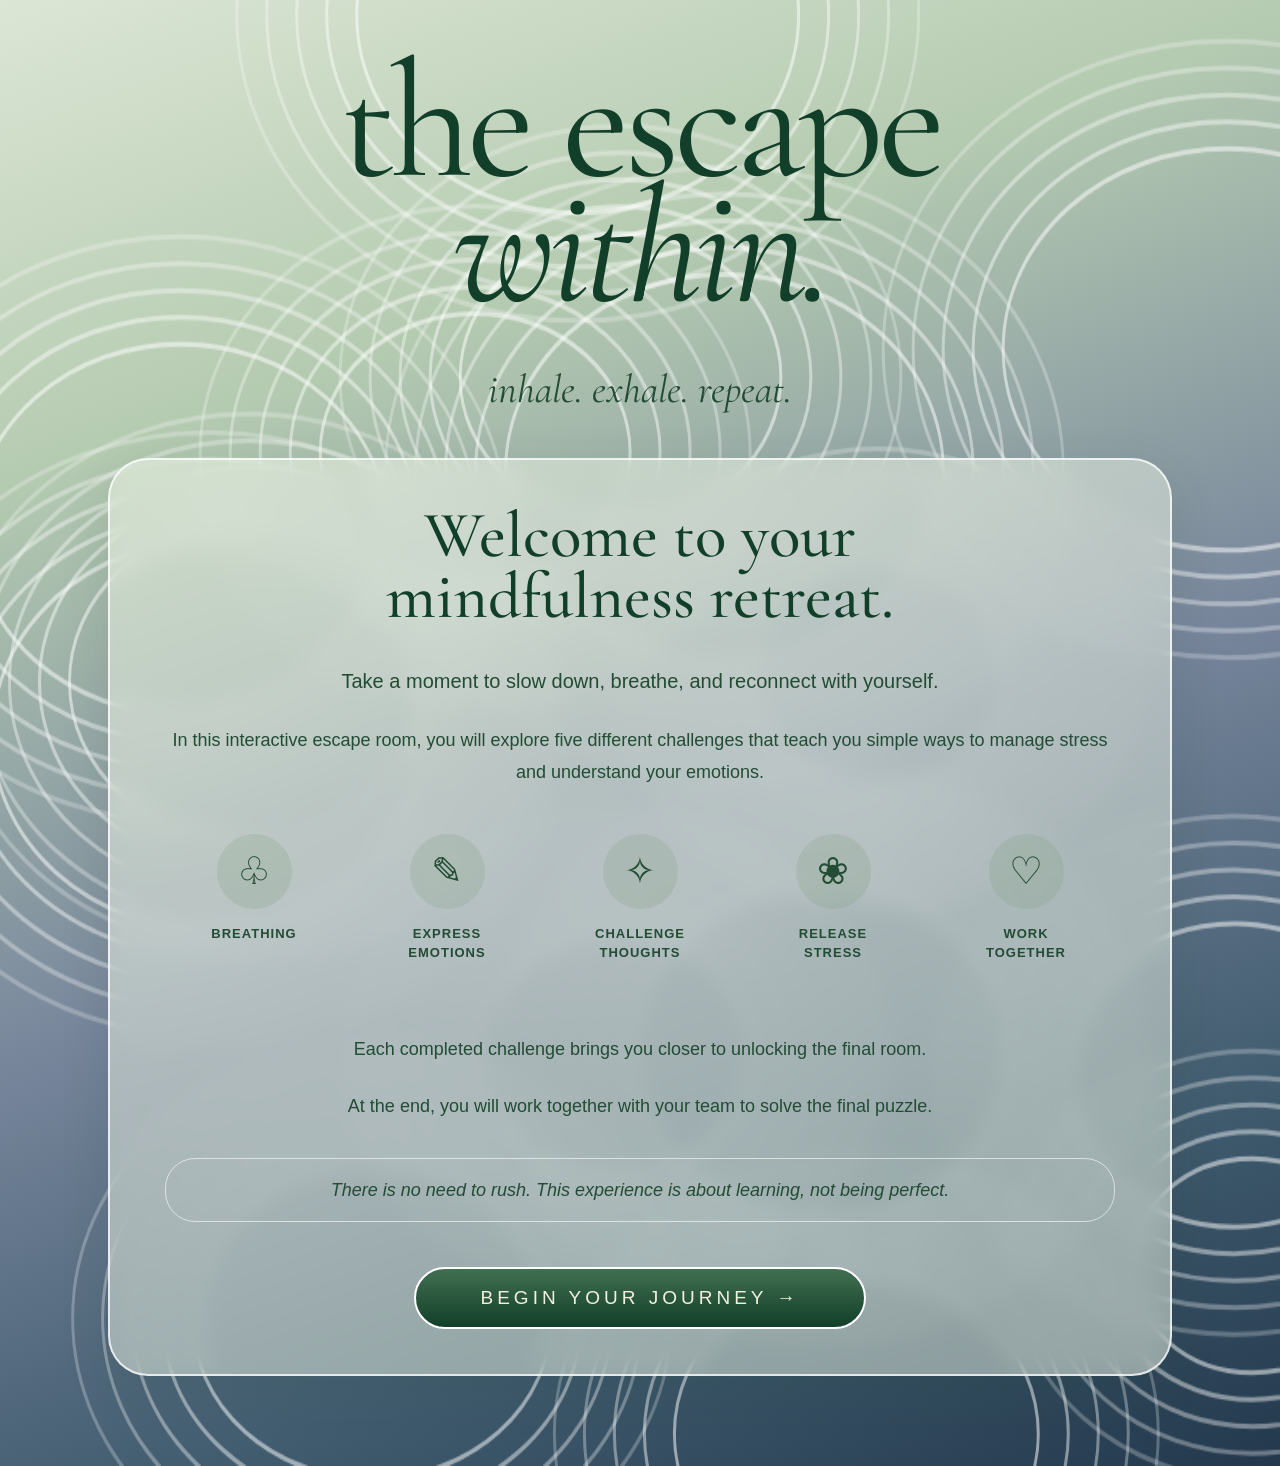
<file: index.html>
<!DOCTYPE html>
<html lang="en">

<head>
    <meta charset="UTF-8">
    <meta name="viewport" content="width=device-width, initial-scale=1.0">

    <title>The Escape Within</title>

    <link rel="preconnect" href="https://fonts.googleapis.com">
    <link rel="preconnect" href="https://fonts.gstatic.com" crossorigin>

    <link href="https://fonts.googleapis.com/css2?family=Cormorant+Garamond:wght@400;500;600&display=swap" rel="stylesheet">

    <link rel="stylesheet" href="a4.css">
</head>

<body>

    
<!-- =================================== -->
<!-- WELCOME PAGE -->
<!-- =================================== -->

<div id="welcomePage">

    <canvas id="waterCanvas"></canvas>

    <div id="welcomeContent">

        <!-- MAIN TITLE -->
        <h1 class="mainTitle">
            the escape
            <br>
            <em>within.</em>
        </h1>

        <!-- QUOTE -->
        <p class="welcomeQuote">
            inhale. exhale. repeat.
        </p>

        <!-- WELCOME BOX -->
        <div class="welcomeBox">

            <h2>
                Welcome to your
                <br>
                mindfulness retreat.
            </h2>

            <p class="introText">
                Take a moment to slow down, breathe,
                and reconnect with yourself.
            </p>

            <p>
                In this interactive escape room, you will explore
                five different challenges that teach you simple
                ways to manage stress and understand your emotions.
            </p>

            <!-- FIVE ACTIVITIES -->
            <div class="activityList">

                <div class="activity">
                    <div class="activityIcon">♧</div>
                    <p>BREATHING</p>
                </div>

                <div class="activity">
                    <div class="activityIcon">✎</div>
                    <p>EXPRESS<br>EMOTIONS</p>
                </div>

                <div class="activity">
                    <div class="activityIcon">✧</div>
                    <p>CHALLENGE<br>THOUGHTS</p>
                </div>

                <div class="activity">
                    <div class="activityIcon">❀</div>
                    <p>RELEASE<br>STRESS</p>
                </div>

                <div class="activity">
                    <div class="activityIcon">♡</div>
                    <p>WORK<br>TOGETHER</p>
                </div>

            </div>

            <p>
                Each completed challenge brings you closer
                to unlocking the final room.
            </p>

            <p>
                At the end, you will work together with your
                team to solve the final puzzle.
            </p>

            <p class="reminder">
                There is no need to rush. This experience
                is about learning, not being perfect.
            </p>

            <button onclick="showDetailsPage()">
                BEGIN YOUR JOURNEY →
            </button>

        </div>

    </div>

</div>



    <!-- ORIGINAL GAME -->
    <div id="gamePage" style="display:none">

        <h1 class="mainTitle gameTitle" id="gameTitle">
            the escape
            <br>
            <em>within.</em>
        </h1>

        <canvas id="MyCanvas"></canvas>

        <!-- PLAYER DETAILS PAGE -->
        <div id="gameControls">

            <!-- SAME TITLE AS THE WELCOME PAGE -->
            <h1 class="mainTitle" id="detailsTitle">
                the escape
                <br>
                <em>within.</em>
            </h1>

            <!-- DETAILS CARD -->
            <div class="detailsCard">

                <input id="playerName" placeholder="Enter Your Name">

                <input id="teamName" placeholder="Enter Team Name">

                <!-- FILLED IN BY setUpPlayerList() IN escapeRoom.js -->
                <select id="playerNumber"></select>
                <!-- MESSAGE IF NAME OR TEAM IS MISSING -->
                <p id="detailsMessage"></p>

                <button onclick="startGame()">Start Game</button>

            </div>

        </div>

        <div id="drawingControls" style="display:none">
            <p>Draw how you are feeling right now.</p>

            <button onclick="clearDrawing()">Clear Drawing</button>
            <button onclick="finishDrawing()">Finish Drawing</button>
        </div>

        
        <div id="gardenControls" style="display:none">

            <p>Write a thought you would like to release.</p>

            <textarea
                id="stressThought"
                placeholder="Take your time. Write down anything you would like to let go of..."
                rows="6"
            ></textarea>

            <button onclick="releaseThought()">
                Release Into the Sky
            </button>

        </div>


        <div id="vaultControls" style="display:none">
            <p>Work together to find the secret phrase!</p>

            <input id="vaultAnswer" placeholder="Enter the final phrase">

            <button onclick="checkVault()">Unlock Vault</button>
        </div>

        <div id="winReflection" style="display:none">

        <h2>You Found Your Way Within.</h2>

        <p>
            You came here to escape, but perhaps what
            you really needed was to reconnect.
        </p>

        <p>
            Take a deep breath. Leave behind what no longer
            serves you. Carry forward the peace, strength,
            and hope you discovered within yourself.
        </p>

        <p class="finalReflection">
            Your journey doesn't end here.
            <br>
            <strong>It begins with you.</strong>
        </p>

        </div>

    </div>

    <script src="escapeRoom.js"></script>

</body>
</html>
</file>
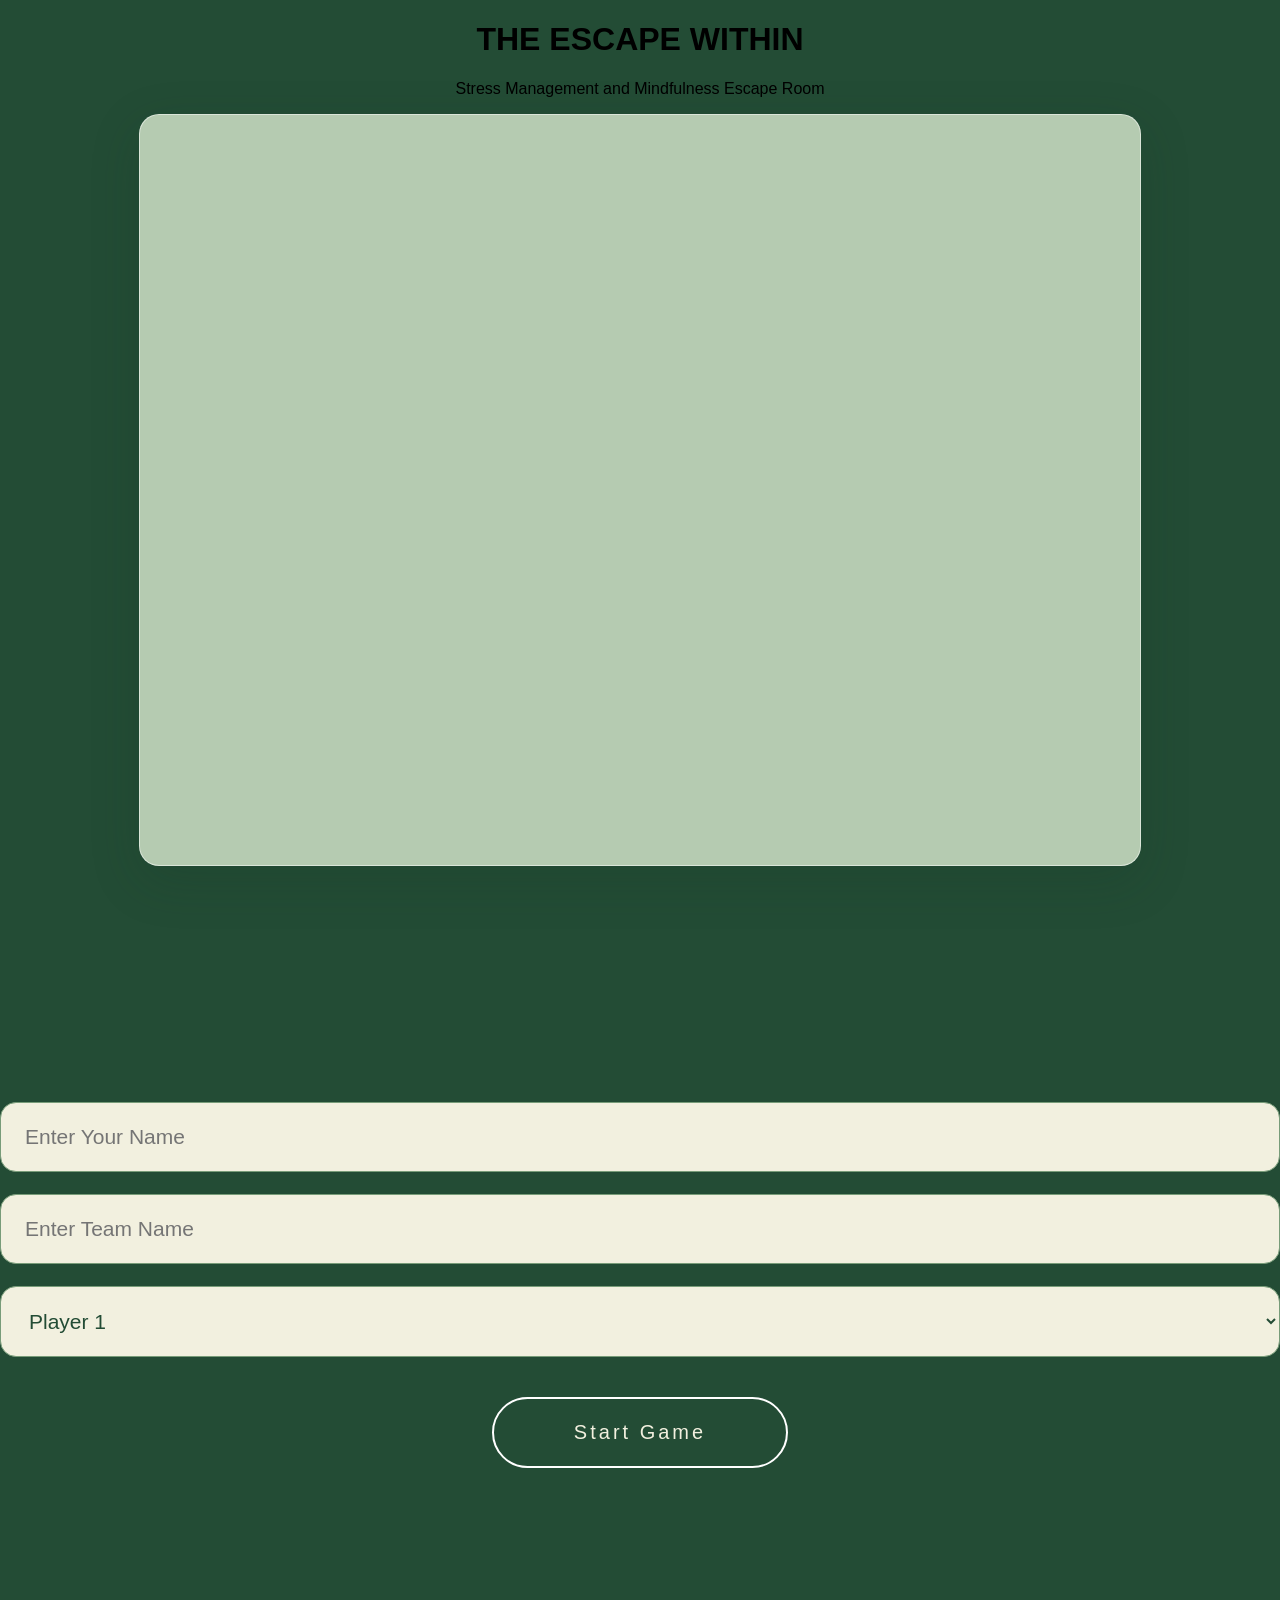
<file: Escape Room.html>
<!DOCTYPE html>
<html lang="en">

<head>
    <meta charset="UTF-8">
    <meta name="viewport" content="width=device-width, initial-scale=1.0">

    <title>The Escape Within</title>
    <link rel="stylesheet" href="a4.css">
</head>

<body>

    <h1>THE ESCAPE WITHIN</h1>
    <p>Stress Management and Mindfulness Escape Room</p>

    <canvas id="MyCanvas"></canvas>

    <div id="gameControls">

        <input id="playerName" placeholder="Enter Your Name">
        <input id="teamName" placeholder="Enter Team Name">

        <select id="playerNumber">
            <option value="0">Player 1</option>
            <option value="1">Player 2</option>
            <option value="2">Player 3</option>
            <option value="3">Player 4</option>
            <option value="4">Player 5</option>
        </select>

        <button onclick="startGame()">Start Game</button>

    </div>

    <div id="drawingControls" style="display:none">
        <p>Choose a colour and draw your emotion!</p>

        <input type="color" id="drawColor" value="#ff88cc">

        <button onclick="clearDrawing()">Clear Drawing</button>
        <button onclick="finishDrawing()">Finish Drawing</button>
    </div>

    <div id="gardenControls" style="display:none">
        <p>Write a thought you would like to release.</p>

        <input id="stressThought" placeholder="Your thought stays private">

        <button onclick="releaseThought()">Release Into the Sky</button>
    </div>

    <div id="vaultControls" style="display:none">
        <p>Work together to find the secret phrase!</p>

        <input id="vaultAnswer" placeholder="Enter the final phrase">

        <button onclick="checkVault()">Unlock Vault</button>
    </div>

    <script src="escapeRoom.js"></script>

</body>
</html>
</file>
<file: a4.css>
/* ===================================
   GENERAL PAGE
   =================================== */

body {
    margin: 0;
    text-align: center;
    font-family: Arial;
    background: #234c35;
}



/* ===================================
   WELCOME PAGE
   =================================== */

#welcomePage {
    position: relative;
    min-height: 100vh;
    overflow: hidden;

    background: linear-gradient(
        160deg,
        #dce6d5 0%,
        #b5cbb1 25%,
        #78869c 55%,
        #415c6f 80%,
        #23384c 100%
    );
}


/* ===================================
   WATER RIPPLE BACKGROUND
   =================================== */

#waterCanvas {
    position: absolute;
    top: 0;
    left: 0;

    width: 100%;
    height: 100%;

    pointer-events: none;

    /* Make the water ripples more visible */
    opacity: 0.95;

    z-index: 1;
}



/* ===================================
   WELCOME CONTENT
   =================================== */

#welcomeContent {
    position: relative;
    z-index: 2;

    max-width: 1100px;
    margin: auto;

    padding: 40px 25px 90px;
    color: #234c35;
}


/* ===================================
   MAIN TITLE
   =================================== */

/* The one title look used on EVERY page */
.mainTitle {
    font-family: "Cormorant Garamond", Georgia, serif;
    font-weight: 400;

    line-height: 0.75;
    letter-spacing: -6px;

    color: #123f29;
}

.mainTitle em {
    font-weight: 400;
}

/* Welcome page: size and spacing only */
#welcomeContent h1 {
    font-size: clamp(85px, 13vw, 170px);
    margin: 20px 0 40px;
}


/* ===================================
   QUOTE
   =================================== */

.welcomeQuote {
    font-family: "Cormorant Garamond", Georgia, serif;

    font-size: 40px;
    font-style: italic;

    margin: 55px 0 45px;
    color: #234c35;
}


/* ===================================
   WELCOME BOX
   =================================== */

.welcomeBox {
    max-width: 950px;
    margin: auto;

    padding: 45px 55px;

    background: rgba(234, 242, 226, 0.5);

    border: 2px solid rgba(255, 255, 255, 0.75);
    border-radius: 40px;

    backdrop-filter: blur(12px);

    box-shadow: 0 15px 50px rgba(25, 65, 40, 0.12);
}


/* ===================================
   WELCOME HEADING
   =================================== */

.welcomeBox h2 {
    font-family: "Cormorant Garamond", Georgia, serif;

    font-size: 65px;
    font-weight: 500;
    line-height: 0.95;

    margin: 0 0 35px;
    color: #123f29;
}


/* ===================================
   DESCRIPTION
   =================================== */

.welcomeBox p {
    font-family: Arial, sans-serif;
    font-size: 18px;
    line-height: 1.8;

    color: #234c35;
    margin: 25px 0;
}

.welcomeBox .introText {
    font-size: 20px;
}


/* ===================================
   ACTIVITY LIST
   =================================== */

.activityList {
    display: flex;
    justify-content: space-between;
    align-items: flex-start;

    gap: 15px;
    margin: 45px 0;
}

.activity {
    flex: 1;
    text-align: center;
}

.activityIcon {
    width: 75px;
    height: 75px;

    margin: auto;

    display: flex;
    align-items: center;
    justify-content: center;

    background: rgba(120, 156, 121, 0.2);
    border-radius: 50%;

    font-size: 38px;
    color: #234c35;
}

.activity p {
    font-size: 13px;
    font-weight: bold;
    letter-spacing: 1px;
    line-height: 1.5;

    margin-top: 15px;
}


/* ===================================
   REMINDER
   =================================== */

.welcomeBox .reminder {
    font-style: italic;

    padding: 15px;
    margin-top: 35px;

    border: 1px solid rgba(255, 255, 255, 0.6);
    border-radius: 30px;
}


/* ===================================
   BEGIN BUTTON
   =================================== */

.welcomeBox button {
    background: linear-gradient(
        180deg,
        #416f50,
        #123f29
    );

    color: #f2f0df;

    border: 2px solid white;
    border-radius: 50px;

    padding: 18px 65px;
    margin-top: 20px;

    font-family: Arial, sans-serif;
    font-size: 19px;
    letter-spacing: 4px;

    cursor: pointer;

    transition: 0.3s;
}

.welcomeBox button:hover {
    background: #234c35;
    transform: translateY(-3px);
}


/* ===================================
   MOBILE SCREEN
   =================================== */

@media (max-width: 700px) {

    #welcomeContent h1 {
        font-size: 75px;
        letter-spacing: -3px;
    }

    .welcomeQuote {
        font-size: 27px;
    }

    .welcomeBox {
        padding: 35px 20px;
        border-radius: 25px;
    }

    .welcomeBox h2 {
        font-size: 43px;
    }

    .welcomeBox p {
        font-size: 15px;
    }

    .activityList {
        flex-wrap: wrap;
        justify-content: center;
    }

    .activity {
        flex: 0 0 28%;
    }

    .activityIcon {
        width: 55px;
        height: 55px;
        font-size: 28px;
    }

    .welcomeBox button {
        padding: 15px 25px;
        font-size: 14px;
        letter-spacing: 2px;
    }
}


/* ===================================
   GAME PAGE
   =================================== */

#gamePage {
    min-height: 100vh;
    padding: 35px 15px;
    box-sizing: border-box;

    color: #234c35;

    background: linear-gradient(
        160deg,
        #dce6d5 0%,
        #b5cbb1 25%,
        #7b95aa 55%,
        #4b4574 80%,
        #234c35 100%
    );
}

/* Room title: same look, smaller so the room fits on screen */
.gameTitle {
    font-size: clamp(50px, 6vw, 75px);
    letter-spacing: -3px;
    margin: 5px 0 18px;
}

#MyCanvas {
    width: 100%;
    max-width: 1000px;
    height: auto;

    border: 1px solid rgba(255, 255, 255, 0.5);
    border-radius: 20px;

    background: #b5cbb1;

    box-shadow: 0 15px 50px rgba(20, 55, 35, 0.2);
}

#gamePage button {
    background: #234c35;
    color: #f2f0df;

    border: 1px solid #416f50;
    border-radius: 40px;

    padding: 13px 28px;
    margin: 8px;

    font-family: "Cormorant Garamond", Georgia, serif;
    font-size: 25px;

    cursor: pointer;
}

#gamePage button:hover {
    background: #416f50;
}

#gamePage input,
#gamePage select {
    padding: 12px 15px;
    margin: 8px;

    border: 1px solid #789c79;
    border-radius: 10px;

    background: #f2f0df;
    color: #234c35;

    font-family: Georgia, serif;
    font-size: 16px;
}

#gamePage p {
    font-family: "Cormorant Garamond", Georgia, serif;
    font-size: 26px;
    color: #234c35;
}

#gameControls,
#drawingControls,
#gardenControls,
#vaultControls {
    padding: 20px;
}


/* ===================================
   SMALLER SCREENS
   =================================== */

@media (max-width: 600px) {

    #welcomeContent {
        padding-top: 80px;
    }

    #welcomeContent h1 {
        letter-spacing: -2px;
    }

    .welcomeQuote {
        font-size: 27px;
        margin-bottom: 50px;
    }
}


/* ===================================
   PLAYER INFORMATION
   =================================== */

/* Whole details page: centres the title and card on the screen */
#gameControls {
    min-height: calc(100vh - 70px);
    padding: 0;
    box-sizing: border-box;

    display: flex;
    flex-direction: column;
    justify-content: center;
    align-items: center;

    text-align: center;
}

/* Details page title: size and spacing only */
#detailsTitle {
    font-size: clamp(70px, 10vw, 130px);
    letter-spacing: -5px;
    margin: 0 0 45px;
}

/* The frosted card holding the inputs */
.detailsCard {
    width: 100%;
    max-width: 720px;
    padding: 60px 60px;
    box-sizing: border-box;

    background: rgba(234, 242, 226, 0.5);

    border: 2px solid rgba(255, 255, 255, 0.75);
    border-radius: 40px;

    backdrop-filter: blur(12px);

    box-shadow: 0 15px 50px rgba(25, 65, 40, 0.12);
}

#gameControls p {
    font-family: Arial, sans-serif;
    font-size: 18px;
    color: #234c35;
    margin: 0 0 25px;
}

#gameControls input,
#gameControls select {
    display: block;
    width: 100%;

    padding: 22px 24px;
    margin: 0 auto 22px;

    border: 1px solid #789c79;
    border-radius: 16px;

    background: #f2f0df;
    color: #234c35;

    font-family: Arial, sans-serif;
    font-size: 21px;

    box-sizing: border-box;
}

#gameControls button {
    background: #234c35;
    color: #f2f0df;

    border: 2px solid white;
    border-radius: 50px;

    padding: 22px 80px;
    margin-top: 18px;

    font-family: Arial, sans-serif;
    font-size: 20px;
    letter-spacing: 3px;

    cursor: pointer;
}

#gameControls button:hover {
    background: #416f50;
}

/* Message shown when name or team name is missing */
#gameControls #detailsMessage {
    min-height: 24px;
    margin: 0 0 5px;

    font-family: Arial, sans-serif;
    font-size: 18px;
    color: #9b3d3d;
}

/* Red outline on the box that still needs filling in */
#gameControls input.inputError {
    border: 2px solid #b0524f;
}


/* ===================================
   ROOM 4: RELEASE GARDEN WRITING BOX
   =================================== */

#gardenControls {
    text-align: center;
}

#gardenControls textarea {
    display: block;

    width: 85%;
    max-width: 700px;
    min-height: 160px;

    margin: 20px auto;
    padding: 20px;

    box-sizing: border-box;

    background: #f2f0df;
    color: #29234c;

    border: 2px solid #789c79;
    border-radius: 18px;

    font-family: Georgia, serif;
    font-size: 20px;
    line-height: 1.6;

    resize: vertical;
    outline: none;
}

#gardenControls textarea:focus {
    border-color: #414c6f;

    box-shadow: 0 0 12px rgba(65, 76, 111, 0.25);
}

#gardenControls textarea::placeholder {
    color: #78809c;
    font-style: italic;
}


/* ===================================
   FINAL WIN SCREEN REFLECTION
   =================================== */

#winReflection {
    max-width: 850px;
    margin: 25px auto 50px;
    padding: 35px 45px;

    background: rgba(234, 242, 226, 0.5);

    border: 1px solid rgba(255, 255, 255, 0.75);
    border-radius: 25px;

    box-shadow: 0 15px 50px rgba(25, 65, 40, 0.12);

    color: #29234c;
    text-align: center;
}

#winReflection h2 {
    font-family: "Cormorant Garamond", Georgia, serif;
    font-size: 45px;
    font-weight: 500;
    margin: 0 0 20px;
}

#gamePage #winReflection p {
    font-family: Georgia, serif;
    font-size: 19px;
    line-height: 1.8;
    color: #29234c;
    margin: 18px 0;
}

#gamePage #winReflection .finalReflection {
    font-family: "Cormorant Garamond", Georgia, serif;
    font-size: 30px;
    font-style: italic;
    margin-top: 25px;
}

#winReflection strong {
    font-weight: 600;
}

@media (max-width: 600px) {
    #winReflection {
        padding: 25px 20px;
    }

    #winReflection h2 {
        font-size: 35px;
    }
}
</file>
